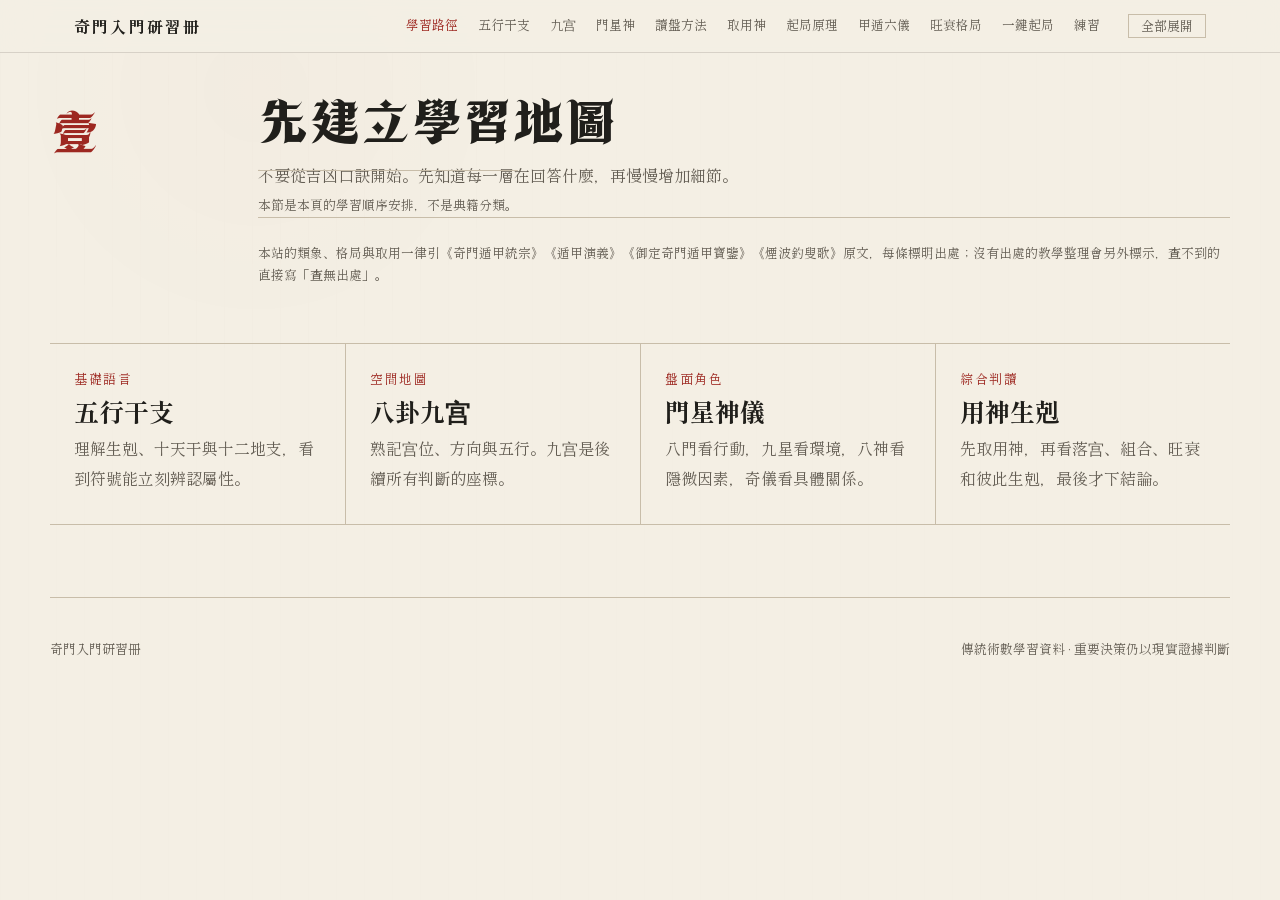
<file: index.html>
<!doctype html>
<html lang="zh-Hant">
<head>
  <meta charset="utf-8">
  <meta name="viewport" content="width=device-width, initial-scale=1">
  <meta name="description" content="時家轉盤奇門・拆補法的零基礎學習頁：五行、九宫、八門、九星、八神與讀盤步驟。">
  <title>奇門入門研習冊</title>
  <link rel="preconnect" href="https://fonts.googleapis.com">
  <link rel="preconnect" href="https://fonts.gstatic.com" crossorigin>
  <link href="https://fonts.googleapis.com/css2?family=Shippori+Mincho:wght@400;600;700&family=Kaisei+Decol:wght@400&display=swap" rel="stylesheet">
  <link rel="stylesheet" href="style.css">
</head>
<body>
  <a class="skip" href="#main">跳到主要內容</a>
  <header class="topbar">
    <nav class="nav" aria-label="主要導覽">
      <div class="brand">奇門入門研習冊</div>
      <div class="nav-links"><a href="#path" id="chapTab-path">學習路徑</a><a href="#elements" id="chapTab-elements">五行干支</a><a href="#palaces" id="chapTab-palaces">九宫</a><a href="#symbols" id="chapTab-symbols">門星神</a><a href="#method" id="chapTab-method">讀盤方法</a><a href="#yongshen" id="chapTab-yongshen">取用神</a><a href="#qiju" id="chapTab-qiju">起局原理</a><a href="#liujia" id="chapTab-liujia">甲遁六儀</a><a href="#wangshuai" id="chapTab-wangshuai">旺衰格局</a><a href="#paipan" id="chapTab-paipan">一鍵起局</a><a href="#practice" id="chapTab-practice">練習</a><button class="nav-all" id="chapAll" type="button">全部展開</button></div>
    </nav>
  </header>

  <main id="main">
    <section class="section" id="path" role="tabpanel" aria-labelledby="chapTab-path">
      <div class="section-head"><div class="section-no">壹</div><div class="section-title"><h2>先建立學習地圖</h2><p>不要從吉凶口訣開始。先知道每一層在回答什麼，再慢慢增加細節。<br><span class="note">本節是本頁的學習順序安排，不是典籍分類。</span></p><p class="note src-policy">本站的類象、格局與取用一律引《奇門遁甲統宗》《遁甲演義》《御定奇門遁甲寶鑒》《煙波釣叟歌》原文，每條標明出處；沒有出處的教學整理會另外標示，查不到的直接寫「查無出處」。</p></div></div>
      <div class="path">
        <article class="path-item card"><div class="path-tag">基礎語言</div><strong>五行干支</strong><p>理解生剋、十天干與十二地支，看到符號能立刻辨認屬性。</p></article>
        <article class="path-item card"><div class="path-tag">空間地圖</div><strong>八卦九宫</strong><p>熟記宫位、方向與五行。九宫是後續所有判斷的座標。</p></article>
        <article class="path-item card"><div class="path-tag">盤面角色</div><strong>門星神儀</strong><p>八門看行動，九星看環境，八神看隱微因素，奇儀看具體關係。</p></article>
        <article class="path-item card"><div class="path-tag">綜合判讀</div><strong>用神生剋</strong><p>先取用神，再看落宫、組合、旺衰和彼此生剋，最後才下結論。</p></article>
      </div>
    </section>

    <section class="section" id="elements" role="tabpanel" aria-labelledby="chapTab-elements">
      <div class="section-head"><div class="section-no">貳</div><div class="section-title"><h2>五行是盤的文法</h2><p>先看每一行管什麼、有哪些成員，再記住固定的生剋順序。<br><span class="note">本節是五行通則的整理，非奇門典籍專條。與奇門直接相關的旺相休囚廢見第玖節，各有出處。</span></p></div></div>
      <div class="wx-layout">
        <figure class="wuxing-map">
          <img src="assets/wuxing-relations.webp" width="1200" height="1200" loading="lazy" alt="五行歸屬圖：木火土金水五組環繞中央太極，每組列出所屬的天干、地支、九宫、九星、八門與卦象">
          <figcaption>五行歸屬一覽。每一組列出同屬該行的天干、地支、九宫、九星與八門，大字右側是該行對應的卦。八神不配五行，故不在圖中。<span class="src">宫－星－門的歸屬出《御定奇門遁甲寶鑒》卷一〈漢陰居士歌〉：「休使蓬符居坎水，任生艮土寄陰禽，衝傷震木從三起，巽藏杜輔景英離，坤寄陽禽芮死隨，柱驚七兌開心六」；《遁甲演義》卷一〈黃帝陰符經〉同。天干地支的五行歸屬爲通則。</span></figcaption>
        </figure>
        <div class="wx-text">
          <div class="cycles">
            <div class="cycle card"><h3>相生：把力量交給下一個</h3><div class="cycle-row"><span class="node">木</span><span class="arrow">→</span><span class="node">火</span><span class="arrow">→</span><span class="node">土</span><span class="arrow">→</span><span class="node">金</span><span class="arrow">→</span><span class="node">水</span><span class="arrow">→</span><span class="node">木</span></div></div>
            <div class="cycle control card"><h3>相剋：限制與控制對方</h3><div class="cycle-row"><span class="node">木剋土</span><span>·</span><span class="node">土剋水</span><span>·</span><span class="node">水剋火</span><span>·</span><span class="node">火剋金</span><span>·</span><span class="node">金剋木</span></div></div>
          </div>

          <div class="wx-block band">
            <h3>生剋要站在用神這一邊看</h3>
            <p class="lead">生不一定好、剋不一定壞，差别在於誰是「我」。</p>
            <p class="note">讀盤時先把用神的五行定爲我，其餘四種關係就自動定位。比如問錢財，生門屬<i class="e e-土">土</i>是我，<i class="e e-木">木</i>來剋<i class="e e-土">土</i>是阻力，<i class="e e-火">火</i>來生<i class="e e-土">土</i>是助力。</p>
            <table class="mini-table"><caption>以用神爲我的五種關係</caption>
              <thead><tr><th>關係</th><th>例（我＝<i class="e e-木">木</i>）</th><th>讀成什麼</th></tr></thead>
              <tbody>
                <tr><th>生我</th><td><i class="e e-水">水</i>生<i class="e e-木">木</i></td><td><b class="k">助力與靠山</b>資源送上門，事情有人推。</td></tr>
                <tr><th>我生</th><td><i class="e e-木">木</i>生<i class="e e-火">火</i></td><td><b class="k">付出與洩耗</b>自己出力成全别人，久了會虛。</td></tr>
                <tr><th>剋我</th><td><i class="e e-金">金</i>剋<i class="e e-木">木</i></td><td><b class="k">壓力與阻礙</b>來源看是哪一宫哪個門。</td></tr>
                <tr><th>我剋</th><td><i class="e e-木">木</i>剋<i class="e e-土">土</i></td><td><b class="k">掌控與可得</b>求財多從這裡看。</td></tr>
                <tr><th>同我</th><td><i class="e e-木">木</i>見<i class="e e-木">木</i></td><td><b class="k">比和</b>有同伴相助，也可能是競爭對手分食。</td></tr>
              </tbody>
            </table>
          </div>

          <div class="wx-block band">
            <h3>三種會改寫結論的旁支</h3>
            <p class="lead">生剋之外還有三種狀態，不先認出來就會把吉凶判反。</p>
            <dl class="wx-defs">
              <dt>比和</dt><dd><b class="k">兩邊同五行，不生不剋。</b>氣順、溝通容易，但誰也推不動誰；合作可，指望對方帶頭則難。</dd>
              <dt>反侮</dt><dd><b class="k">該被剋的一方太旺，反過來剋回去。</b><i class="e e-木">木</i>旺<i class="e e-金">金</i>缺時<i class="e e-金">金</i>剋不動<i class="e e-木">木</i>，反被<i class="e e-木">木</i>損。所以判生剋前要先比雙方旺衰，否則會把強者判成弱者。</dd>
              <dt>貪生忘剋</dt><dd><b class="k">中間站進來一個化解者，剋就轉成生。</b><i class="e e-金">金</i>剋<i class="e e-木">木</i>，若中間有<i class="e e-水">水</i>，<i class="e e-金">金</i>生<i class="e e-水">水</i>、<i class="e e-水">水</i>生<i class="e e-木">木</i>，壓力變成助力。看到相剋别急著斷凶，先找有沒有中間的那一行。</dd>
            </dl>
          </div>

          <div class="wx-block band">
            <h3>土爲什麼成員特别多</h3>
            <p class="lead"><i class="e e-土">土</i>不獨佔一季，而是分居四季之末。</p><p class="note">「各十八天」是曆法通說，<b>本站語料庫查無</b>；語料庫只有《遁甲演義》卷三土旺四維之說，未寫日數。</p>
            <p class="note">所以圖上<i class="e e-土">土</i>那一組明顯比别組長：地支佔了辰、戌、丑、未四個，九宫佔了坤二、中五、艮八三個。它同時是四季土，也是中央，扮演交接與承載的角色。</p>
            <p class="note">中五在九宫圖上沒有門，天禽星居之。<b>中五寄坤</b>有正文，不是本頁自訂：統宗〈奇門妙祕賦〉「中宮，寄坤宮也」、〈天禽〉「寄於坤宮」、〈以旬首取符使法〉「甲辰在中宫，寄於坤二，天禽爲符，死門爲使」。凡落中五者依坤二宫論。<span class="src">另有異本：統宗〈九星〉「一本陽遁寄坤宮陰遁寄艮宮」，本頁不採。</span></p>
          </div>
        </div>
      </div>
    </section>

    <section class="section" id="palaces" role="tabpanel" aria-labelledby="chapTab-palaces">
      <div class="section-head"><div class="section-no">參</div><div class="section-title"><h2>九宫是空間地圖</h2><p>上南下北、左東右西。點一個宫位，右側列出該宫的卦象、九星、八門類象，全部引《奇門遁甲統宗》卷二原文。</p></div></div>
      <div class="palace-wrap">
        <div class="palace-main">
        <div class="compass">
          <span class="cp cp-s" aria-hidden="true">南</span>
          <span class="cp cp-e" aria-hidden="true">東</span>
          <span class="cp cp-w" aria-hidden="true">西</span>
          <span class="cp cp-n" aria-hidden="true">北</span>
          <div class="palace-grid" aria-label="九宫固定位置（上南下北、左東右西）">
          <button class="palace" data-palace="巽四" aria-pressed="false"><small>東南 · <i class="e e-木">木</i></small><strong>巽四</strong><span>天輔 · 杜門</span></button>
          <button class="palace" data-palace="離九" aria-pressed="false"><small>南 · <i class="e e-火">火</i></small><strong>離九</strong><span>天英 · 景門</span></button>
          <button class="palace" data-palace="坤二" aria-pressed="false"><small>西南 · <i class="e e-土">土</i></small><strong>坤二</strong><span>天芮 · 死門</span></button>
          <button class="palace" data-palace="震三" aria-pressed="false"><small>東 · <i class="e e-木">木</i></small><strong>震三</strong><span>天沖 · 傷門</span></button>
          <button class="palace center" data-palace="中五" aria-pressed="true"><small>中央 · <i class="e e-土">土</i></small><strong>中五</strong><span>天禽</span></button>
          <button class="palace" data-palace="兑七" aria-pressed="false"><small>西 · <i class="e e-金">金</i></small><strong>兑七</strong><span>天柱 · 驚門</span></button>
          <button class="palace" data-palace="艮八" aria-pressed="false"><small>東北 · <i class="e e-土">土</i></small><strong>艮八</strong><span>天任 · 生門</span></button>
          <button class="palace" data-palace="坎一" aria-pressed="false"><small>北 · <i class="e e-水">水</i></small><strong>坎一</strong><span>天蓬 · 休門</span></button>
          <button class="palace" data-palace="乾六" aria-pressed="false"><small>西北 · <i class="e e-金">金</i></small><strong>乾六</strong><span>天心 · 開門</span></button>
          </div>
        </div>
        </div>
        <aside class="detail band" aria-live="polite"><div class="detail-meta" id="detailMeta">中央 · <i class="e e-土">土</i></div><h3 id="detailTitle">中五宫</h3><p class="lead" id="detailText">中央主調和與承載，本頁採中五寄坤的學習約定。</p>
        <dl class="lx" id="detailLx"><dt>宫 · 中宫無卦</dt><dd>中五無卦無門，六儀寄於坤二。統宗〈以旬首取符使法〉：「甲辰在中宫，寄於坤二，天禽爲符，死門爲使。」<span class="src">統宗卷之二〈以旬首取符使法〉</span></dd><dt>星 · 天禽</dt><dd>天禽：為工，為師巫，為法士，其音為宮，宜祭祀神祗，商賈、埋葬、移徙皆吉，秋冬大利，春夏小凶。寄於坤宮，依門債戶，其神不正吉，亦非全。豫州分野。<span class="src">統宗卷之二〈天禽〉</span></dd><dt>星 · 天禽所主</dt><dd>天禽所主：禽星宜祭祀、祈福、斷滅羣凶、入官見貴、賜爵賞功、應舉、謀望、嫁娶、移徙、商賈、營建。凡將兵征伐，亥子寅卯月日加三四宮利為主，辰戌丑未月日加一宮利為客。廉貞星也。<span class="src">統宗卷之二〈天禽所主〉</span></dd><dt>門 · 中宫不配門</dt><dd>中五不配八門，寄坤二則依死門論。<span class="src">統宗卷之二〈以旬首取符使法〉</span></dd></dl>
        <div class="memory-line" id="detailMemory" data-note="本頁助記">記憶：五居中央，土承萬物。</div></aside>
      </div>
      <div class="trio">
        <div class="band">
          <div class="tc">
<h3>宫是定的，盤是動的</h3>
          <p class="lead">格子上寫的「巽四・天輔・杜門」是原始配置，不是排出來的結果。</p>
          <dl class="tiers">
            <dt>定</dt>
            <dd><b>地盤</b>　<b class="k">永遠不變。</b><br>九宫的位置、方位、五行，以及本來配哪顆星哪道門，背一次就一勞永逸。</dd>
            <dt>動</dt>
            <dd><b>天盤</b>　九星隨值符轉<br><b>人盤</b>　八門隨值使轉<br><b>神盤</b>　八神隨值符排</dd>
          </dl>
            </div>
            <p class="note">所以第十節排出盤時，巽四宫很可能不是杜門了——變的是盤，不是宫。讀盤要兩層一起看：宫提供場地與五行，盤上的星門神提供當下的人與事。門落在生我的宫就得力，門去剋宫就是迫。</p>
        </div>
        <div class="band">
          <div class="tc">
            <h3>數字是洛書排出來的</h3>
          <p class="lead">九宫的數字不是隨意編號，而是洛書的定位。</p>
          <blockquote class="chant">戴九履一，左三右七<br>二四爲肩，六八爲足<br>五居中央</blockquote>
            </div>
            <p class="note">對照上南下北：九在上（離）、一在下（坎）、三在左（震）、七在右（兑）。<span class="src">此作統宗〈奇門妙祕賦〉；寶鑒〈奇門源流〉引唐會要作「二四爲上、六八爲下」，字異義同。</span></p>
        </div>
        <div class="band">
          <div class="tc">
            <h3>三數相加恒爲十五</h3>
          <p class="lead">橫、豎、斜任取三格，相加都是十五。</p>
          <table class="mini-table">
            <thead><tr><th>方向</th><th>組合</th></tr></thead>
            <tbody>
              <tr><th>橫</th><td>4+9+2　3+5+7　8+1+6</td></tr>
              <tr><th>豎</th><td>4+3+8　9+5+1　2+7+6</td></tr>
              <tr><th>斜</th><td>4+5+6　2+5+8</td></tr>
            </tbody>
          </table>
            </div>
            <p class="note">記住 1→2→3→…→9 這條數序：起局時三奇六儀照它飛布，陽遁順、陰遁逆；值使落宫也是數這條序，不是照格子的相鄰位置繞。</p>
        </div>
      </div>
    </section>

    <section class="section" id="symbols" role="tabpanel" aria-labelledby="chapTab-symbols">
      <div class="section-head"><div class="section-no">肆</div><div class="section-title"><h2>門、星、神各管一層</h2><p>先記核心方向，不要一次背完整萬物類象。八門圖與下表的文字全出《奇門遁甲統宗》卷二；九星、八神圖從左到右依固定順序排列。</p></div></div>
      <div class="symbol-tabs" role="tablist" aria-label="符號分類"><button class="tab" role="tab" aria-selected="true" aria-controls="gatesPanel" id="gatesTab">八門</button><button class="tab" role="tab" aria-selected="false" aria-controls="starsPanel" id="starsTab">九星</button><button class="tab" role="tab" aria-selected="false" aria-controls="spiritsPanel" id="spiritsTab">八神</button></div>
      <div class="panel" id="gatesPanel" role="tabpanel" aria-labelledby="gatesTab">
        <figure class="gates-art"><img src="assets/eight-gates-mnemonic.webp" width="1600" height="980" loading="lazy" alt="八門類象圖：八格工筆場景，每格附門名與《奇門遁甲統宗》卷二各門所主條的宜忌摘錄"><figcaption class="note">文出《奇門遁甲統宗》卷之二〈休門所主〉〈生門所主〉〈傷門所主〉〈杜門所主〉〈景門所主〉〈死門所主〉〈驚門所主〉〈開門所主〉八條</figcaption></figure>
      <table class="mini-table"><caption>八門所主（《奇門遁甲統宗》卷之二，各門分立一條）</caption>
        <thead><tr><th>門</th><th>所主（原文）</th></tr></thead>
        <tbody>
            <tr><th>休門</th><td>休門宜面君謁貴、上官到任、嫁娶、移徙、商賈、營建，諸事皆吉，不宜行刑斷獄。</td></tr>
            <tr><th>生門</th><td>生門宜徵討、謀望、入官見貴、嫁娶、移徙，諸事皆吉，不宜埋葬治喪。</td></tr>
            <tr><th>傷門</th><td>傷門宜漁獵、討捕索債、博戲、收斂貨財，餘俱不宜。</td></tr>
            <tr><th>杜門</th><td>杜門宜捕盜、剪凶、決隱、獄形、填塞溝壑，餘俱不宜。</td></tr>
            <tr><th>景門</th><td>景門宜上書獻策、招賢謁貴、拜職遣使、行誅、突陣、破齒等事，餘俱不宜。</td></tr>
            <tr><th>死門</th><td>死門宜決斷、刑獄、弔喪、埋葬等事。</td></tr>
            <tr><th>驚門</th><td>驚門宜掩捕盜賊、恐惑亂眾等事。</td></tr>
            <tr><th>開門</th><td>開門宜徵討、謀望、入官見貴、應舉、遠行、嫁娶、移徙、商賈、營建，不宜治政，有私人窺伺。</td></tr>
        </tbody>
      </table>
      <p class="note">右八門最怕迫制，吉門有氣益吉，無氣減吉；凶門有氣益凶，無氣減凶。<br>圖上每格因寬度所限只摘前列數項並加刪節號，完整原文以本表爲準。</p>
      </div>
      <div class="panel" id="starsPanel" role="tabpanel" aria-labelledby="starsTab" hidden>
        <div class="stars-layout">
          <figure class="stars-map"><img src="assets/nine-stars-mnemonic.webp" width="2400" height="2332" loading="lazy" alt="九星意象圖：3×3 九宮排列，上南下北。上排天輔巽四、天英離九、天芮坤二；中排天衝震三、天禽中五、天柱兌七；下排天任艮八、天蓬坎一、天心乾六。每格畫該星類神所指之事，格下附星名、宮位與《奇門遁甲統宗》卷之二該星條原文"></figure>
          <div class="stars-text">
            <p class="note">九格位置依《奇門遁甲統宗》卷之一〈陰陽二遁順逆起例〉附「九星值符圖」，上南下北、左東右西。格下文字出同書卷之二〈天蓬〉〈天芮〉…〈天英〉九條；天輔下半句「宜修道設教」出〈天輔所主〉。天任條原文作「爲上始富室」，「上始」疑有訛字，照錄不臆補。</p>
          </div>
        </div>
      </div>
      <div class="panel" id="spiritsPanel" role="tabpanel" aria-labelledby="spiritsTab" hidden>
        <figure class="gates-art"><img src="assets/eight-spirits-mnemonic.webp" width="1600" height="980" loading="lazy" alt="八神意象圖：4欄2列八格，依序爲值符、螣蛇、太陰、六合、白虎、玄武、九地、九天，每格畫該神所主之事，並附《奇門遁甲統宗》卷二各神條的神格與所主"><figcaption class="note">文出《奇門遁甲統宗》卷之二〈值符〉〈騰蛇〉〈太陰〉〈六合〉〈勾陳（下有白虎）〉〈朱雀（下有玄武）〉〈九地〉〈九天〉八條。畫面畫的是各神在盤上所主之事，不是名字的字面。統宗卷之二把白虎、玄武附在勾陳、朱雀條下，原文主詞是勾陳與朱雀：〈勾陳（下有白虎）〉「稟西方之金，爲剛勇之神，主兵戈戰鬥」；〈朱雀（下有玄武）〉「稟北方之水，爲刑戮□讒之神」，其事爲「口舌、啼哭、夢想、離別、驚恐、遺失、逃人」。〈九地〉則是「坤上之象，萬物之母，爲陰晦之神」，其事爲「牢獄、闇昧、哭泣、死喪」。□ 爲原頁遮字，照錄不臆補。</figcaption></figure>
      </div>
    </section>

    <section class="section" id="method" role="tabpanel" aria-labelledby="chapTab-method">
      <div class="section-head"><div class="section-no">伍</div><div class="section-title"><h2>固定五步讀一盤</h2><p>每次都照同一順序，避免看到單一凶象就急著下結論。</p></div></div>
      <div class="method"><article class="method-step card"><h3>先問清楚</h3><p>一盤只處理一個具體問題，時間與情境要清楚。</p></article><article class="method-step card"><h3>選取用神</h3><p>日干代表自己；工作看開門，財利看生門，合作看六合。</p></article><article class="method-step card"><h3>找到落宫</h3><p>先看用神在哪一宫、宫的五行與是否空亡。</p></article><article class="method-step card"><h3>讀同宫組合</h3><p>把門、星、神、天地盤干一起看，不拆成孤立吉凶。</p></article><article class="method-step card"><h3>比較生剋</h3><p>比較用神宫和日干宫，最後才形成可驗證的判斷。</p></article></div>
    </section>

    <section class="section" id="yongshen" role="tabpanel" aria-labelledby="chapTab-yongshen">
      <div class="section-head"><div class="section-no">陸</div><div class="section-title"><h2>先取用神</h2><p>用神取錯，後面每一步都會錯得很順。這一節先把「代表這件事的是誰」定下來。</p></div></div>
      <div class="ys-lead">
        <div>
          <p><b>用神，就是盤上代表你所問那件事的那個符號。</b>一張盤有九宫、八門、九星、八神、天地盤干，符號多到可以講出任何答案；用神的作用是先指定「這次只看它」，讓判斷有唯一的焦點。</p>
          <p>問工作就看開門，問錢就看生門——用神一旦定了，其餘八宫都只是背景。另外有兩個固定角色：<b>日干代表求測者本人</b>，若填了出生年，<b>年命宫</b>也代表本人，可與日干宫互參。</p>
          <p>一盤只處理一個問題、只取一個主用神。同時想問工作又想問感情，請分兩盤起。</p>
        </div>
        <div class="ys-warn"><b>爲什麼它排在最前面</b>用神是唯一一個「選錯了不會報錯」的步驟。旺衰、格局、生剋都算得出漂亮結果，只是算的是别件事。所以取用神不是第二步，是全部判斷的地基。</div>
      </div>
      <div class="ys-tablewrap">
        <table class="ys-table">
          <thead><tr><th>所問之事</th><th>主用神</th><th>輔看<sup>＊</sup></th><th>取用的理由</th><th>出處</th></tr></thead>
          <tbody>
            <tr><th>綜合・不指定</th><td class="ys-main">值符</td><td class="ys-sub">日干宫</td><td class="ys-note">無特定事項時，以全盤主導力量通觀。</td><td class="ys-note">演義〈天乙直符吉凶神說〉「直符天乙之神事急，宜從此方而出」</td></tr>
            <tr><th>求財</th><td class="ys-main">生門</td><td class="ys-sub">戊</td><td class="ys-note">生門主財源與生意。</td><td class="ys-note">統宗〈論八門執事歌〉「欲求財利往生方」</td></tr>
            <tr><th>事業・工作</th><td class="ys-main">開門</td><td class="ys-sub">值符</td><td class="ys-note">開門主開創與職務，值符爲主導與上位者。</td><td class="ys-note">統宗〈開門所主〉「開門宜徵討、謀望、入官見貴、應舉」</td></tr>
            <tr><th>見貴・謁上</th><td class="ys-main">休門</td><td class="ys-sub">值符</td><td class="ys-note">休門主面君謁貴、上官到任。</td><td class="ys-note">統宗〈論八門執事歌〉「休門見貴最爲良」</td></tr>
            <tr><th>考試・文書</th><td class="ys-main">景門</td><td class="ys-sub">天輔、丁</td><td class="ys-note">景門主上書獻策、拜職遣使。</td><td class="ys-note">統宗〈景門所主〉「景門宜上書獻策、招賢謁貴」</td></tr>
            <tr><th>婚姻・感情</th><td class="ys-main">六合</td><td class="ys-sub">男看乙爲己庚爲她，女反之</td><td class="ys-note">六合旺相主婚姻和合。</td><td class="ys-note">統宗〈六合〉「旺相則爲爵祿、榮慶、婚姻、和合、胎產」</td></tr>
            <tr><th>訴訟・追討</th><td class="ys-main">傷門</td><td class="ys-sub">驚門爲對方</td><td class="ys-note">傷門主索債討捕，驚門主掩捕盜賊。</td><td class="ys-note">統宗〈傷門所主〉「傷門宜漁獵、討捕索債」、〈驚門所主〉「驚門宜掩捕盜賊」</td></tr>
            <tr><th>葬事・田土</th><td class="ys-main">死門</td><td class="ys-sub">坤二宫</td><td class="ys-note">死門主刑獄、弔喪、埋葬。</td><td class="ys-note">統宗〈死門所主〉「死門宜決斷、刑獄、弔喪、埋葬等事」</td></tr>
            <tr><th>藏匿・避難</th><td class="ys-main">杜門</td><td class="ys-sub">太陰、六合</td><td class="ys-note">杜門主填塞隱匿，太陰可藏兵、六合可逃亡。</td><td class="ys-note">統宗〈論八門執事歌〉「杜門無事好逃藏」；演義「太陰之下可以伏兵，六合之下可以逃亡」</td></tr>
            <tr><th>出行</th><td class="ys-main">值使門</td><td class="ys-sub">所去方位之宫</td><td class="ys-note">值使主事情走向，再看要去的那個方位宫吉凶。</td><td class="ys-note">煙波釣叟歌「值使順逆遁宫去」</td></tr>
            <tr><th>疾病</th><td class="ys-main">天芮</td><td class="ys-sub">天心爲醫</td><td class="ys-note">天心「爲高道、爲名醫」有據；<b>天芮爲病星則是後世通說，本語料庫的三本典籍查無此條</b>。</td><td class="ys-note">天心：統宗〈天心〉；天芮爲病：<b>查無出處</b></td></tr>
          </tbody>
        </table>
        <p class="note"><b>＊「輔看」整欄查無出處。</b>主用神那一欄的引文逐句都在典籍裡（見出處欄），但「求財輔看戊」「婚姻男看乙爲己庚爲她」「訴訟以驚門爲對方」「葬事輔看坤二宫」「出行以值使門爲主用神」這幾條對應關係，本站四本典籍皆查無，是後世取用習慣。<br>本表是「所問之事 → 取哪個符號」的對照，取用理由一律回到典籍原文；查不到出處的已在表上標明。
        原表另有「尋人尋物取六合」「官司取開門爲我、驚門爲他」兩列，三本典籍查無此說，已移除。</p>
      </div>
      <div class="ys-after">
        <article class="ys-item card"><h3>看落宫旺衰</h3><p>用神五行對照月令：我生爲旺、我同爲相、我剋爲休、剋我爲囚、生我爲廢。旺相才有力量成事。</p></article>
        <article class="ys-item card"><h3>看空不空</h3><p>用神落旬空宫，事情有形無實、名實不符，多半難成，要等出空再論。</p></article>
        <article class="ys-item card"><h3>看同宫組合</h3><p>把該宫的門、星、神與天地盤干一起讀，吉多吉少先有個底，不拆成孤立吉凶。</p></article>
        <article class="ys-item card"><h3>比對日干宫</h3><p>用神宫生日干宫，事來就我；日干宫生用神宫，我得出力；相剋則看誰剋誰，決定主動權在哪一方。</p></article>
      </div>
      <p class="note">下一節的排盤器用的就是這張表：你在「所問之事」選什麼，斷局第一步就取哪個用神，兩邊是同一份資料。</p>
    </section>

    <section class="section" id="qiju" role="tabpanel" aria-labelledby="chapTab-qiju">
      <div class="section-head"><div class="section-no">柒</div><div class="section-title"><h2>起局是怎麼來的</h2><p>「陰遁六局」不是抽出來的。四個步驟走完，同一個時辰只會得到同一張盤。</p></div></div>
      <div class="method four">
        <article class="method-step card"><h3>定陰陽遁</h3><p>冬至到芒種用陽遁，順數；夏至到大雪用陰遁，逆數。分界看節氣，不看月份。</p></article>
        <article class="method-step card"><h3>定三元</h3><p>甲、己日爲符頭，每五日一元，依上、中、下循環。從最近的符頭往回數五天內即屬該元。</p></article>
        <article class="method-step card"><h3>查局數</h3><p>拿節氣與三元去查十八局表，得到一個 1–9 的數字，這就是「幾局」。</p></article>
        <article class="method-step card"><h3>布地盤</h3><p>從該數字的宫位起戊，六儀三奇依序排：陽遁順飛、陰遁逆飛。地盤成形，一局即定。</p></article>
      </div>

      <div class="jq-tables">
        <table class="mini-table"><caption>陽遁・冬至至芒種</caption>
          <thead><tr><th>節氣</th><th>上元</th><th>中元</th><th>下元</th></tr></thead>
          <tbody>
            <tr><th>冬至</th><td>1</td><td>7</td><td>4</td></tr><tr><th>小寒</th><td>2</td><td>8</td><td>5</td></tr>
            <tr><th>大寒</th><td>3</td><td>9</td><td>6</td></tr><tr><th>立春</th><td>8</td><td>5</td><td>2</td></tr>
            <tr><th>雨水</th><td>9</td><td>6</td><td>3</td></tr><tr><th>驚蟄</th><td>1</td><td>7</td><td>4</td></tr>
            <tr><th>春分</th><td>3</td><td>9</td><td>6</td></tr><tr><th>清明</th><td>4</td><td>1</td><td>7</td></tr>
            <tr><th>穀雨</th><td>5</td><td>2</td><td>8</td></tr><tr><th>立夏</th><td>4</td><td>1</td><td>7</td></tr>
            <tr><th>小滿</th><td>5</td><td>2</td><td>8</td></tr><tr><th>芒種</th><td>6</td><td>3</td><td>9</td></tr>
          </tbody>
        </table>
        <table class="mini-table"><caption>陰遁・夏至至大雪</caption>
          <thead><tr><th>節氣</th><th>上元</th><th>中元</th><th>下元</th></tr></thead>
          <tbody>
            <tr><th>夏至</th><td>9</td><td>3</td><td>6</td></tr><tr><th>小暑</th><td>8</td><td>2</td><td>5</td></tr>
            <tr><th>大暑</th><td>7</td><td>1</td><td>4</td></tr><tr><th>立秋</th><td>2</td><td>5</td><td>8</td></tr>
            <tr><th>處暑</th><td>1</td><td>4</td><td>7</td></tr><tr><th>白露</th><td>9</td><td>3</td><td>6</td></tr>
            <tr><th>秋分</th><td>7</td><td>1</td><td>4</td></tr><tr><th>寒露</th><td>6</td><td>9</td><td>3</td></tr>
            <tr><th>霜降</th><td>5</td><td>8</td><td>2</td></tr><tr><th>立冬</th><td>6</td><td>9</td><td>3</td></tr>
            <tr><th>小雪</th><td>5</td><td>8</td><td>2</td></tr><tr><th>大雪</th><td>4</td><td>7</td><td>1</td></tr>
          </tbody>
        </table>
      </div>

      <div class="solo band">
        <h3>三元符頭：甲己日起算，五日一元</h3>
        <p class="lead">同一個節氣裡分上、中、下三元，局數就從這裡分出來。</p>
        <p>六十甲子裡的甲日與己日共十二天，就是符頭。從甲子開始，上、中、下三元依序輪轉，每個符頭管五天。</p>
        <div class="yuan-row">
          <div class="yuan-cell"><b>上元</b><span>甲子・己卯・甲午・己酉</span><small>六十甲子序 0・15・30・45</small></div>
          <div class="yuan-cell"><b>中元</b><span>己巳・甲申・己亥・甲寅</span><small>六十甲子序 5・20・35・50</small></div>
          <div class="yuan-cell"><b>下元</b><span>甲戌・己丑・甲辰・己未</span><small>六十甲子序 10・25・40・55</small></div>
        </div>
        <p class="note">許多流傳的表把己丑己未列中元、己巳己亥列下元，那會讓三元循環斷掉。照上、中、下依序輪轉去記，就不會錯。</p>
      </div>

      <div class="solo band">
        <h3>布地盤：六儀三奇的順逆</h3>
        <p class="lead">九個符號照固定順序填進九宫，地盤一排好，整局就定了。</p>
        <div class="dp-panel">
          <div>
            <p>排列順序固定是<b>戊、己、庚、辛、壬、癸、丁、丙、乙</b>——前六個是六儀（甲遁其中），後三個是三奇。</p>
            <p>從局數指定的那一宫起戊，陽遁按洛書順飛（一→二→三…→九→一），陰遁逆飛（九→八→七…→一→九），九個符號填滿九宫，地盤就定了。地盤一旦排好整局不動，天盤、人盤、神盤都疊在它上面轉。</p>
            <div class="dp-form">
              <div class="pp-field"><label for="dpYinyang">陰陽遁</label><select id="dpYinyang"><option>陽遁</option><option selected>陰遁</option></select></div>
              <div class="pp-field"><label for="dpJu">局數</label><select id="dpJu"><option>1</option><option>2</option><option>3</option><option>4</option><option>5</option><option selected>6</option><option>7</option><option>8</option><option>9</option></select></div>
            </div>
          </div>
          <div>
            <div class="dp-grid" id="dpGrid" aria-label="地盤九宫"></div>
            <p class="dp-caption" id="dpCaption"></p>
          </div>
        </div>
      </div>
    </section>

    <section class="section" id="liujia" role="tabpanel" aria-labelledby="chapTab-liujia">
      <div class="section-head"><div class="section-no">捌</div><div class="section-title"><h2>甲不現，值符值使</h2><p>盤上找不到甲，卻處處是甲。這一節解釋「甲申旬・遁庚」和盤面那兩個紅標籤。</p></div></div>
      <div class="lead-2">
        <div>
          <p><b>十天干排進盤裡，只有九個位置，甲被藏起來了。</b>甲爲尊、爲元帥，不直接臨陣，而是躲在六儀之中，由六儀代它出面——這就是「遁甲」兩個字的由來。</p>
          <p>六十甲子分成六旬，每旬的第一個時辰叫旬首，都是甲開頭。旬首是哪個甲，甲就遁在對應的那個儀裡。盤面寫「甲申旬・遁庚」，意思是這個時辰屬甲申旬，要找甲，就去看庚在哪一宫。</p>
          <p>同一張表還決定<b>旬空</b>：一旬十個時辰配十二地支，配不到的兩個就是空亡，對應的宫位在盤上打斜線。</p>
        </div>
        <div class="callout"><b>爲什麼要懂這個</b>斷局時若用神是甲（例如日干爲甲），盤上根本找不到它，必須改看該旬的隱儀落宫。不知道這條規則，會以爲盤排錯了。</div>
      </div>
      <table class="mini-table" style="margin-top:8px"><caption>六甲隱儀表</caption>
        <thead><tr><th>旬首</th><th>甲遁於</th><th>旬內時辰</th><th>旬空</th><th>空亡宫位</th></tr></thead>
        <tbody>
          <tr><th>甲子</th><td>戊</td><td>甲子至癸酉</td><td>戌、亥</td><td>乾六</td></tr>
          <tr><th>甲戌</th><td>己</td><td>甲戌至癸未</td><td>申、酉</td><td>坤二、兑七</td></tr>
          <tr><th>甲申</th><td>庚</td><td>甲申至癸巳</td><td>午、未</td><td>離九、坤二</td></tr>
          <tr><th>甲午</th><td>辛</td><td>甲午至癸卯</td><td>辰、巳</td><td>巽四</td></tr>
          <tr><th>甲辰</th><td>壬</td><td>甲辰至癸丑</td><td>寅、卯</td><td>艮八、震三</td></tr>
          <tr><th>甲寅</th><td>癸</td><td>甲寅至癸亥</td><td>子、丑</td><td>坎一、艮八</td></tr>
        </tbody>
      </table>

      <div class="duo">
        <div class="band">
          <h3>值符：這一局的主角星</h3>
          <p class="lead">值符是全局的主導力量，天盤怎麼轉由它決定。</p>
          <p>旬首的隱儀落在地盤哪一宫，那一宫的原始九星就是值符。值符代表全局的主導力量、權威與貴人。</p>
          <p>排天盤時，值符星會從原宫轉到「時干所在的那一宫」，其餘八星整圈跟著轉——這就是轉盤奇門的轉法。盤面上標「值符」的那格，就是它轉到的位置。</p>
        </div>
        <div class="band">
          <h3>值使：這件事的走向門</h3>
          <p class="lead">值使是事情的走向，人盤怎麼轉由它決定。</p>
          <p>值符原宫的那個八門就是值使。值使代表事情的發展趨勢與行動路徑。</p>
          <p>它從原宫起算，依旬首到當前時辰的時辰數移動，陽遁順行、陰遁逆行，八門整圈跟著轉。問出行、問事情走到哪一步，先看值使。</p>
        </div>
      </div>
      <div class="solo band">
        <h3>四層盤，疊在同一個九宫上</h3>
        <p class="lead">同一格裡有四個符號，分别來自四層盤，各回答不同的問題。</p>
        <div class="path">
          <article class="path-item card"><div class="path-tag">第一層・不動</div><strong>地盤</strong><p>六儀三奇依局數排定，整局不動，是所有判斷的底。</p></article>
          <article class="path-item card"><div class="path-tag">第二層・隨時干</div><strong>天盤</strong><p>九星與天盤干，隨值符轉到時干宫，看環境與外在條件。</p></article>
          <article class="path-item card"><div class="path-tag">第三層・隨時辰</div><strong>人盤</strong><p>八門，隨值使依時辰數移動，看行動與做法。</p></article>
          <article class="path-item card"><div class="path-tag">第四層・隨值符</div><strong>神盤</strong><p>八神，自值符落宫起排，陽順陰逆，看隱微與人心。</p></article>
        </div>
      </div>
    </section>

    <section class="section" id="wangshuai" role="tabpanel" aria-labelledby="chapTab-wangshuai">
      <div class="section-head"><div class="section-no">玖</div><div class="section-title"><h2>旺衰與格局</h2><p>同一個開門，在春天和在秋天不是一回事。這一節講力量大小，和幾種必須先認出來的狀態。</p></div></div>
      <div class="subtabs" role="tablist" aria-label="旺衰與格局"><button class="tab" role="tab" aria-selected="true" aria-controls="wsPanel1" id="wsTab1">旺相休囚廢</button><button class="tab" role="tab" aria-selected="false" aria-controls="wsPanel2" id="wsTab2">五種狀態</button><button class="tab" role="tab" aria-selected="false" aria-controls="wsPanel3" id="wsTab3">吉凶格局</button></div>
      <div class="panel" id="wsPanel1" role="tabpanel" aria-labelledby="wsTab1"><div class="lead-2">
        <div>
          <p><b>旺相休囚廢，是拿用神的五行去比當月的五行。</b>「我生之月爲旺」——星門把氣吐給月令，正當用事之時，力量最足；其餘依生剋關係遞減。同一個吉門，旺相才推得動事情；囚廢就只是名義上的吉。</p>
          <p>月令看月支：寅卯屬木（春）、巳午屬火（夏）、申酉屬金（秋）、亥子屬水（冬）、辰未戌丑屬土（四季月）。</p>
        </div>
        <div class="callout"><b>先判狀態，再談吉凶</b>空亡、入墓、伏吟、反吟、門迫這五種狀態會直接改寫結論。吉格逢空亡等於沒有，凶格入墓反而暫時困住。所以順序是：先看狀態，再讀格局。</div>
      </div>
      <table class="mini-table" style="margin-top:10px"><caption>旺相休囚廢</caption>
        <thead><tr><th>狀態</th><th>與月令的關係</th><th>力量</th><th>斷法</th></tr></thead>
        <tbody>
          <tr><th>旺</th><td>我生之月</td><td>最強</td><td>當令得時，可放手去做。</td></tr>
          <tr><th>相</th><td>我同之月</td><td>次強</td><td>得力有助，順勢推進。</td></tr>
          <tr><th>休</th><td>我剋之月</td><td>平</td><td>付出多、收成慢，宜守成。</td></tr>
          <tr><th>囚</th><td>剋我之月</td><td>弱</td><td>力有未逮，勉強行事易受挫。</td></tr>
          <tr><th>廢</th><td>生我之月</td><td>最弱</td><td>無力成事，另擇時或改用他法。</td></tr>
        </tbody>
      </table>
      <p class="note">依《御定奇門遁甲寶鑒》卷一〈釋氣應〉：「皆以我生之月爲旺，我同之月爲相，我克之月爲休，克我之月爲囚，生我之月爲廢。」原書舉例：水星旺於寅卯月、相於亥子月、休於四五月、囚於辰戌丑未月、廢於申酉月。<b>語料庫內部就有異說</b>：《遁甲演義》卷三〈五行旺相休囚〉與同卷〈九星所屬〉引《三元經》作「九星各旺於同類月，相於我生月，休於生我月，囚於官鬼月，死於妻財月」——同我爲旺、我生爲相，第五位叫「死」不叫「廢」。《統宗》卷之一〈九星旺相〉又是半合。所以這不是坊間說法對上典籍，是典籍之間本來就不一致。本頁採御定本，排盤器的分數也建立在這一套上。</p>

      </div>
      <div class="panel" id="wsPanel2" role="tabpanel" aria-labelledby="wsTab2" hidden><div class="state-grid">
        <div class="state-cell card"><em>落空</em><b>空亡</b><p>用神落旬空宫。有形無實、名實不符，多半難成，待出空再論。凶事逢空反而減力。<span class="src"><b>查無出處</b>。本站四本典籍只有孤虛之說（寶鑒〈釋戰關背向〉「甲子旬：戌亥孤、辰巳虛」、統宗〈孤虛〉），旬空地支與之相同，但「有形無實」這套斷法與「旬空落某宫」的對照，語料庫皆查無。此為後世通說。</span></p></div>
        <div class="state-cell card"><em>被困</em><b>三奇入墓</b><p>乙奇臨坤二、丙丁奇臨乾六。二宫藏未、木墓於未，六宫藏戌、火墓於戌。墓則氣絕，動即有凶。<span class="src">寶鑒〈釋奇墓奇制與日時幹墓同兇〉。<b>異文</b>：統宗〈奇門四十格〉作「乙奇坤宮　丙奇乾宮　丁奇<b>艮宮</b>」，丁奇落八宫不落六宫。本頁從寶鑒。</span></p></div>
        <div class="state-cell card"><em>不動</em><b>伏吟</b><p>星、門回到本位。事情原地打轉，宜靜不宜動。<span class="src">寶鑒〈釋反吟伏吟〉「凡星門各加臨於本位，即為伏吟」；統宗〈奇門四十格〉「伏吟　本星加本宮」。排盤器另把「天地盤同干」也算伏吟，<b>那一半查無出處</b>，典籍只講星門。</span></p></div>
        <div class="state-cell card"><em>反覆</em><b>反吟</b><p>星或門來自對沖宫（坎離、震兑、巽乾、坤艮）。事情來回變動，決定了又推翻。</p></div>
        <div class="state-cell card"><em>受壓</em><b>迫</b><p>門剋宫。吉門被迫則吉事不成，凶門被迫則凶災愈甚。反過來宫剋門不算迫。<span class="src">寶鑒〈釋迫〉「迫者；門制其宮也」；煙波釣叟歌「宮制其門不爲迫，門制其宮是迫雄」</span></p></div>
      </div>

      </div>
      <div class="panel" id="wsPanel3" role="tabpanel" aria-labelledby="wsTab3" hidden><div class="ge-cols">
        <table class="mini-table ge-good"><caption>吉格</caption>
          <thead><tr><th>格局</th><th>組合</th><th>含義</th><th>出處</th></tr></thead>
          <tbody>
            <tr><th>青龍返首</th><td>甲加丙</td><td>利見大人，百事皆吉</td><td>陰符經</td></tr>
            <tr><th>飛鳥跌穴</th><td>丙加甲</td><td>顯灼易成</td><td>陰符經「丙加甲兮鳥跌穴」；統宗〈奇門祕訣總賦〉「跌穴則顯灼易成」</td></tr>
            <tr><th>天遁</th><td>生門・丙・戊</td><td>宜用兵</td><td>陰符經「生丙合戊爲天遁」；統宗〈奇門祕訣總賦〉「生丙臨戊天遁用兵」。統宗四十格另有一式「生門與丙奇臨，<b>又開門與六丙合</b>」</td></tr>
            <tr><th>地遁</th><td>開門・乙・己</td><td>宜安墳</td><td>陰符經「地遁乙合開加己」；統宗〈奇門祕訣總賦〉「開乙臨己地遁安墳」</td></tr>
            <tr><th>人遁</th><td>休門・丁・太陰</td><td>宜安營</td><td>陰符經「休承丁合太陰人」；統宗〈奇門祕訣總賦〉「休丁遇太陰人遁安營」</td></tr>
            <tr><th>吉門合三奇</th><td>開休生臨乙丙丁</td><td>利爲百事。<b>這還不是「得使」</b></td><td>寶鑒〈釋三奇得使〉</td></tr>
            <tr><th>三奇得使</th><td>上式，且值使本身是吉門</td><td>謀爲尤利</td><td>寶鑒同篇「更得吉門作直使爲得使」；統宗四十格另作「乙奇加甲午甲戌／丙奇加甲子甲申／丁奇加甲寅甲辰」，與此不同</td></tr>
            <tr><th>陰陽化氣</th><td>丁加甲</td><td>二吉之一，不合奇門亦吉</td><td>寶鑒〈釋二吉四凶〉</td></tr>
            <tr><th>龍鳳呈祥</th><td>丁加乙</td><td>二吉之一，謀爲俱吉</td><td>寶鑒〈釋二吉四凶〉</td></tr>
          </tbody>
        </table>
        <table class="mini-table ge-bad"><caption>凶格</caption>
          <thead><tr><th>格局</th><th>組合</th><th>含義</th><th>出處</th></tr></thead>
          <tbody>
            <tr><th>大格</th><td>庚加癸</td><td>路途阻絕，忌遠行簽約</td><td>陰符經／統宗</td></tr>
            <tr><th>小格</th><td>庚加壬</td><td>往返皆滯，拖而不決</td><td>陰符經／統宗</td></tr>
            <tr><th>刑格（上格）</th><td>庚加己</td><td>道路刑傷，百事不宜</td><td>陰符經／統宗</td></tr>
            <tr><th>伏干格</th><td>庚加日干</td><td>事壓己身</td><td>陰符經／統宗</td></tr>
            <tr><th>飛干格</th><td>日干加庚</td><td>自投於阻</td><td>陰符經／統宗</td></tr>
            <tr><th>伏宫格</th><td>庚臨值符</td><td>主事者受困</td><td>陰符經／統宗</td></tr>
            <tr><th>飛宫格</th><td>值符加庚</td><td>上下失序</td><td>陰符經／統宗</td></tr>
            <tr><th>太白入熒</th><td>庚加丙</td><td>賊欲來，外患突至</td><td>陰符經／統宗</td></tr>
            <tr><th>火入金鄉</th><td>丙加庚</td><td>賊將去，耗財傷身</td><td>陰符經／統宗</td></tr>
            <tr><th>青龍逃走</th><td>乙加辛</td><td>下屬拐帶、財物走失</td><td>陰符經／統宗</td></tr>
            <tr><th>白虎猖狂</th><td>辛加乙</td><td>遠行有險，家宅不寧</td><td>陰符經／統宗</td></tr>
            <tr><th>朱雀投江</th><td>丁加癸</td><td>音訊不通，文書沉沒</td><td>陰符經／統宗</td></tr>
            <tr><th>螣蛇妖矯</th><td>癸加丁</td><td>纏繞驚疑</td><td>統宗四十格「蛇妖矯」；陰符經作「癸加丁兮蛇躍蹺」</td></tr>
            <tr><th>朱雀入獄</th><td>丁加辛</td><td>官人刑囚，契約不利</td><td>寶鑒混合百神</td></tr>
            <tr><th>天網四張</th><td>癸臨時干</td><td>無路可走，宜靜守</td><td>陰符經／統宗</td></tr>
            <tr><th>地羅遮蔽</th><td>壬臨時干</td><td>前路遮擋</td><td>統宗四十格</td></tr>
            <tr><th>二龍戰野</th><td>甲加乙</td><td>同類相爭，百事不利</td><td>寶鑒〈釋二吉四凶〉</td></tr>
            <tr><th>二虎爭雄</th><td>庚加辛</td><td>兩強相持</td><td>寶鑒〈釋二吉四凶〉</td></tr>
            <tr><th>青龍困頓</th><td>甲加戊</td><td>動彈不得</td><td>寶鑒〈釋二吉四凶〉</td></tr>
            <tr><th>白虎迍邅</th><td>庚加壬</td><td>行止皆滯（與小格同組合，兩說並存）</td><td>寶鑒〈釋二吉四凶〉</td></tr>
          </tbody>
        </table>
      </div>
      <p class="note">這兩張表就是排盤器「三・干支格局」那一步查的資料；表上有的，斷局會認出來並寫進評語，並附出處。<br>「甲」不會出現在盤上，它遁在旬首之儀下——甲子旬見戊、甲戌旬見己，餘類推，所以「甲加丙」在甲子旬就是盤面上的戊加丙。<br>統宗〈奇門四十格〉另有歲格、月格、日格、時格、六儀擊刑、三奇入墓、五不遇、玉女守門、雲風龍虎神鬼六遁等，需配年月日或八神方位判斷，本表未列。</p>
    </div>
    </section>

    <section class="section" id="paipan" role="tabpanel" aria-labelledby="chapTab-paipan">
      <div class="section-head"><div class="section-no">拾</div><div class="section-title"><h2>一鍵起局</h2><p>填時間、選所問之事，當場排出時家轉盤，並附規則式斷局。純前端計算，不連任何伺服器。</p></div></div>
      <div class="pp-console">
        <div class="pp-form">
          <div class="pp-field"><label for="ppDate">起局日期</label><input type="date" id="ppDate"></div>
          <div class="pp-field"><label for="ppHour">時辰（24 時制）</label>
            <select id="ppHour">
              <option value="0">子 23–01</option><option value="1">丑 01–03</option><option value="3">寅 03–05</option><option value="5">卯 05–07</option>
              <option value="7">辰 07–09</option><option value="9">巳 09–11</option><option value="11">午 11–13</option><option value="13">未 13–15</option>
              <option value="15">申 15–17</option><option value="17">酉 17–19</option><option value="19">戌 19–21</option><option value="21">亥 21–23</option>
            </select>
          </div>
          <div class="pp-field"><label for="ppMatter">所問之事</label>
            <select id="ppMatter">
              <option>綜合</option><option>求財</option><option>事業</option><option>見貴</option><option>考試</option><option>婚姻</option><option>訴訟</option><option>葬事</option><option>藏匿</option><option>出行</option><option>疾病</option>
            </select>
          </div>
          <div class="pp-field"><label for="ppBirth">出生年（選填）</label><input type="number" id="ppBirth" min="1900" max="2100" step="1" placeholder="如 1975"></div>
          <button class="btn primary" id="ppGo" type="button">起局</button>
          <button class="btn" id="ppNow" type="button">此刻</button>
        </div>
        <div class="pp-out" id="ppOut" hidden aria-live="polite"></div>
      </div>
    </section>

    <section class="section" id="practice" role="tabpanel" aria-labelledby="chapTab-practice">
      <div class="section-head"><div class="section-no">拾壹</div><div class="section-title"><h2>用回想代替重讀</h2><p>翻卡會隨機抽題。</p></div></div>
      <div class="practice">
        <div class="quiz" aria-live="polite"><div class="quiz-label" id="quizCategory">九宫位置</div><div class="quiz-source" id="quizSource" hidden>本題出自上方剛排出的那一盤</div><div class="quiz-prompt" id="quizPrompt">坎一宫在哪個方向？</div><div class="quiz-answer" id="quizAnswer">先在心裡回答，再翻牌。</div><div class="quiz-actions"><button class="btn primary" id="revealBtn">顯示答案</button><button class="btn" id="nextBtn">下一題</button></div></div>
      </div>
      <div class="note"><p>學習範圍：時家轉盤奇門、拆補法。不同派别在起局、換日、寄宫等細節可能不同，初學階段不要混用。</p><div class="sources"><a href="https://www.hko.gov.hk/tc/gts/time/stemsandbranches.htm">天干地支：香港天文台</a><a href="https://www.hko.gov.hk/tc/gts/time/24solarterms.htm">二十四節氣：香港天文台</a><a href="../qimen-learning/">本頁離線可用</a></div></div>
    </section>
  </main>
  <footer><span>奇門入門研習冊</span><span>傳統術數學習資料 · 重要決策仍以現實證據判斷</span></footer>

  <script src="app.js"></script>
  <script src="paipan.js"></script>
</body>
</html>
</file>
<file: style.css>
/* 自架字型：皆為本站用字的子集，授權見 fonts/README.md */
@font-face{
  font-family:"ShanHaiSubset";
  src:url("fonts/shanhai-subset.woff2") format("woff2");
  font-weight:400;font-style:normal;font-display:swap;
}@font-face{
  font-family:"XiangcuiSubset";
  src:url("fonts/xiangcui-subset.woff2") format("woff2");
  font-weight:400;font-style:normal;font-display:swap;
}/* 山海行業哥特缺的五字（・係剋疊麼），由思源宋體補 */
@font-face{
  font-family:"PatchHead";
  src:url("fonts/notoseriftc-400.woff2") format("woff2");
  unicode-range:U+30FB,U+4FC2,U+524B,U+758A,U+9EBC;
  font-display:swap;
}/* 日文明朝缺的四個繁體字（值啟查躲），指定由思源宋體補，避免瀏覽器亂挑 */
@font-face{
  font-family:"Patch";
  src:url("fonts/notoseriftc-400.woff2") format("woff2");
  unicode-range:U+503C,U+555F,U+67E5,U+8EB2;
  font-display:swap;
}@font-face{
  font-family:"NotoSerifTCSubset";
  src:url("fonts/notoseriftc-400.woff2") format("woff2");
  font-weight:400;font-style:normal;font-display:swap;
}:root{
  --paper:#f4efe4; --paper-2:#ebe2d2; --ink:#201f1b; --muted:#635d53;
  /* 字級：modular scale，公比 1.25，基準 16px。角色見下方註解 */
  --fs-0:.64rem;  /* 10.2 角標 */
  --fs-1:.8rem;   /* 12.8 註解 */
  --fs-2:1rem;    /* 16   內文 */
  --fs-3:1.25rem; /* 20   引言／詞 */
  --fs-4:1.563rem;/* 25   區塊標題 */
  --fs-5:1.953rem;/* 31   強調大字 */
  --fs-6:2.441rem;/* 39   節標題 */
  --fs-7:3.052rem;/* 49   數字大字 */
  /* 間距：4px 基準階 */
  --s1:4px; --s2:8px; --s3:12px; --s4:16px; --s5:24px;
  --s6:32px; --s7:48px; --s8:64px; --s9:96px;
  /* 動效 */
  --ease:cubic-bezier(.16,1,.3,1);
  --lead:#24384f;  /* 引言專用：靛墨，與朱紅(結構)、墨綠(詞)、墨黑(結論)分工 */
  --line:#c8bda9; --red:#9d2821; --red-dark:#711b17; --green:#49664d;
  /* 五行色：與 assets/wuxing-relations.webp 同一組礦物色，顏色即語意 */
  --w-mu:#1c6b2a; --w-huo:#822621; --w-tu:#8a6115; --w-jin:#4f4e4a; --w-shui:#1b56a8;
  --gold:#9b7a3d; --shadow:0 18px 50px rgba(56,42,24,.11);
  --serif:"Patch","Shippori Mincho","NotoSerifTCSubset","Noto Serif TC",serif;
  --book:"PatchHead","ShanHaiSubset","NotoSerifTCSubset","PMingLiU",serif;
  --body:"Patch","Shippori Mincho","NotoSerifTCSubset","Noto Serif TC",serif;
  --lead-font:"Patch","Kaisei Decol","NotoSerifTCSubset","Noto Serif TC",serif;
  --sans:"Patch","Shippori Mincho","NotoSerifTCSubset","Noto Serif TC",serif;
}*{box-sizing:border-box}html{scroll-behavior:smooth}body{margin:0;background:var(--paper);color:var(--ink);font-family:var(--body);line-height:1.75}body::before{content:"";position:fixed;inset:0;pointer-events:none;opacity:.24;background-image:radial-gradient(circle at 20% 10%,rgba(157,40,33,.06),transparent 24%),linear-gradient(90deg,rgba(75,57,32,.025) 1px,transparent 1px);background-size:auto,28px 28px}a{color:inherit}button,input{font:inherit}.skip{position:absolute;left:-9999px}.skip:focus{left:16px;top:16px;z-index:20;background:var(--ink);color:var(--paper);padding:8px 16px}.topbar{position:sticky;top:0;z-index:10;background:rgba(244,239,228,.92);backdrop-filter:blur(14px);border-bottom:1px solid rgba(113,107,96,.22)}.nav{max-width:1180px;margin:auto;padding:12px 24px;display:flex;align-items:center;justify-content:space-between;gap:24px}.brand{font-family:var(--serif);font-weight:700;letter-spacing:.14em;white-space:nowrap}.nav-links{display:flex;gap:20px;overflow:auto;font-size:var(--fs-1);color:var(--muted);scrollbar-width:none}.nav-links a{text-decoration:none;white-space:nowrap}.nav-links a:hover{color:var(--red)}h1,h2,h3{font-family:var(--serif);line-height:1.25}h1{font-size:clamp(3rem,7vw,6.8rem);font-weight:600;letter-spacing:.08em;margin:.18em 0}.btn{display:inline-flex;align-items:center;justify-content:center;padding:12px 16px;border:1px solid var(--ink);text-decoration:none;background:transparent;color:var(--ink);cursor:pointer}.btn.primary{background:var(--red);border-color:var(--red);color:#fff}.btn:hover{transform:translateY(-1px)}main{position:relative}.section{width:min(1180px,calc(100% - 48px));margin:auto;padding:36px 0 72px;border-bottom:1px solid var(--line)}.section-head{display:grid;grid-template-columns:180px 1fr;gap:28px;margin-bottom:32px}.section-no{font-family:var(--serif);font-size:var(--fs-7);color:var(--red)}.section-title h2{font-size:clamp(2rem,4vw,3.6rem);margin:0 0 8px}.section-title p{margin:0;color:var(--muted)}.path{display:grid;grid-template-columns:repeat(4,1fr);border-top:1px solid var(--line);border-bottom:1px solid var(--line)}.path-item{padding:24px 24px;min-height:180px}.path-item+.path-item{border-left:1px solid var(--line)}.path-item strong{font-family:var(--serif);font-size:var(--fs-4)}.path-item p{color:var(--muted);font-size:var(--fs-2);margin:.8em 0 0}.path-tag{color:var(--red);font-size:var(--fs-1);letter-spacing:.12em}.cycles{display:grid;gap:28px}.cycle{padding-left:20px;border-left:3px solid var(--red)}.cycle.control{border-color:var(--ink)}.cycle h3{margin:0 0 8px;font-size:var(--fs-3)}.cycle-row{display:flex;align-items:center;gap:8px;flex-wrap:wrap}.node{font-family:var(--serif);font-size:var(--fs-3);padding:4px 8px}.arrow{color:var(--red)}.palace-wrap{display:grid;grid-template-columns:minmax(300px,1fr) minmax(260px,.65fr);gap:40px;align-items:start;min-width:0}.palace-main{display:grid;gap:20px;min-width:0}.palace-grid{display:grid;grid-template-columns:repeat(3,minmax(0,1fr));border:1px solid var(--ink);box-shadow:var(--shadow);width:100%;min-width:0}.palace{aspect-ratio:1;min-width:0;overflow:hidden;border:0;background:rgba(255,255,255,.2);color:var(--ink);padding:16px;cursor:pointer;display:flex;flex-direction:column;align-items:flex-start;justify-content:space-between;text-align:left}.palace:nth-child(-n+6){border-bottom:1px solid var(--ink)}.palace:not(:nth-child(3n)){border-right:1px solid var(--ink)}.palace:hover,.palace[aria-pressed="true"]{background:var(--red);color:#fff}.palace strong{font-family:var(--serif);font-size:clamp(1.2rem,3vw,2rem)}.palace small{opacity:.72}.palace span,.palace small{max-width:100%;overflow-wrap:anywhere}.palace.center{align-items:center;justify-content:center;background:var(--ink);color:var(--paper)}.compass{position:relative;padding:24px 32px}.cp{position:absolute;font-family:var(--serif);color:var(--red);letter-spacing:.1em;font-size:var(--fs-2)}.cp-s{top:0;left:50%;transform:translateX(-50%)}.cp-n{bottom:0;left:50%;transform:translateX(-50%)}.cp-e{left:0;top:50%;transform:translateY(-50%)}.cp-w{right:0;top:50%;transform:translateY(-50%)}.detail{position:sticky;top:82px;border-top:4px solid var(--red);padding-top:24px}.detail h3{font-size:var(--fs-5);margin:0}.detail-meta{color:var(--red);letter-spacing:.1em}.detail p{color:var(--muted)}.memory-line{margin-top:16px;padding:16px;background:var(--paper-2);font-family:var(--serif);position:relative}/* 助記語不是典籍，標出來與原文分開 */
.memory-line::before{content:attr(data-note);display:block;font-size:var(--fs-0);color:var(--muted);letter-spacing:.1em;margin-bottom:var(--s1)}.gates-art{margin:0;overflow:hidden;border:1px solid var(--line);background:#eee2cf}.gates-art img{width:100%;height:auto;display:block}/* 九星圖是 3×3 近正方，高約 1145px，比八門圖高一倍。
   不限高：限高會把圖上文字壓到不可讀（78vh 在 669px 高的視窗會讓副標剩 5.8px）。
   全寬時圖上星名 31px、副標 12.8px，正好等於 --fs-5 與 --fs-1。 */
.stars-layout{display:grid;grid-template-columns:620px 1fr;gap:52px;align-items:start}.stars-map{margin:0;border:1px solid var(--line);background:var(--paper-2)}.stars-map img{width:100%;height:auto;display:block}.stars-text{display:grid;gap:24px;align-content:start}.symbol-tabs{display:flex;gap:8px;margin:0 0 28px}.tab{padding:8px 16px;border:1px solid var(--line);background:transparent;cursor:pointer}.tab[aria-selected="true"]{background:var(--ink);color:var(--paper);border-color:var(--ink)}.panel[hidden]{display:none}.method{display:grid;grid-template-columns:repeat(5,1fr);counter-reset:step}.method-step{padding:24px 20px;border-top:1px solid var(--ink);position:relative}.method-step::before{counter-increment:step;content:"0" counter(step);display:block;color:var(--red);font-family:var(--serif);font-size:var(--fs-4);margin-bottom:36px}.method-step h3{font-size:var(--fs-3);margin:0 0 8px}.method-step p{color:var(--muted);font-size:var(--fs-2);margin:0}.method-step+.method-step{border-left:1px solid var(--line)}.practice{display:grid;gap:48px}.quiz{background:var(--ink);color:var(--paper);padding:32px;min-height:330px;display:flex;flex-direction:column}.quiz-label{color:#cdbfa9;font-size:var(--fs-1);letter-spacing:.14em}.quiz-prompt{font-family:var(--serif);font-size:clamp(2rem,5vw,4rem);margin:auto 0;text-align:center}.quiz-answer{min-height:78px;color:#ded3c1;text-align:center}.quiz-actions{display:flex;gap:8px;justify-content:center;flex-wrap:wrap}.quiz .btn{border-color:#d8cbb7;color:var(--paper)}.quiz .btn.primary{border-color:var(--red)}.note{margin-top:40px;padding:24px 0;border-top:1px solid var(--line);color:var(--muted);font-size:var(--fs-1)}.sources{display:flex;gap:16px;flex-wrap:wrap}.sources a{text-underline-offset:4px}footer{width:min(1180px,calc(100% - 48px));margin:auto;padding:40px 0 60px;display:flex;justify-content:space-between;gap:20px;color:var(--muted);font-size:var(--fs-1)}@media(max-width:900px){.palace-wrap{grid-template-columns:1fr}.section-head{grid-template-columns:100px 1fr}.path{grid-template-columns:repeat(2,1fr)}.path-item:nth-child(3){border-left:0;border-top:1px solid var(--line)}.path-item:nth-child(4){border-top:1px solid var(--line)}.method{grid-template-columns:1fr}.method-step+.method-step{border-left:0}.method-step::before{margin-bottom:12px}.detail{position:static}}@media(max-width:600px){.compass{padding:24px}.cp{font-size:var(--fs-1)}.nav{padding:8px 16px}.brand{display:none}.section,footer{width:min(100% - 30px,1180px)}.section{padding:28px 0 48px}.section-head{grid-template-columns:1fr;gap:8px}.section-no{font-size:var(--fs-3)}.path{grid-template-columns:1fr}.path-item+.path-item{border-left:0;border-top:1px solid var(--line)}.palace{padding:8px;aspect-ratio:1}.palace strong{font-size:var(--fs-3)}.symbol-tabs{overflow:auto}.quiz{padding:24px}footer{flex-direction:column}}@media(prefers-reduced-motion:reduce){html{scroll-behavior:auto}.btn{transition:none}}.wx-layout{display:grid;grid-template-columns:minmax(320px,.92fr) 1.08fr;gap:52px;align-items:start}.wuxing-map{margin:0;position:sticky;top:84px}.wuxing-map img{width:100%;max-width:620px;height:auto;display:block;margin:auto}.wuxing-map figcaption{margin-top:16px;color:var(--muted);font-size:var(--fs-1);max-width:620px;margin-inline:auto;text-align:left}.wx-text{display:grid;gap:32px}.wx-block h3{font-size:var(--fs-5);margin:0 0 16px;letter-spacing:.06em}.wx-block p{margin:0 0 16px;color:var(--muted)}.wx-block .lead{font-family:var(--lead-font);font-size:var(--fs-3);line-height:1.8;color:var(--lead);margin:0 0 16px}.wx-block .note{font-size:var(--fs-1);line-height:1.9;margin:0 0 16px}.wx-block /* ── 文字三階：詞（墨綠）→ 結論（墨黑粗）→ 說明（灰小） ── */
.k{font-family:var(--serif);font-weight:600;color:var(--ink);font-size:1.05em;letter-spacing:.02em}.k+*,.k::after{}.k{margin-right:.35em}.mini-table tbody th{color:var(--green)}.mini-table td .k{display:inline}.wx-defs dt{color:var(--green)}.tiers dd b{color:var(--green)}.mini-table{margin-top:4px}.wx-block p b{color:var(--ink)}.wx-defs{margin:0;display:grid;grid-template-columns:auto 1fr;gap:8px 16px;align-items:baseline}.wx-defs dt{font-family:var(--serif);font-size:var(--fs-3);white-space:nowrap}.wx-defs dd{margin:0;color:var(--muted);font-size:var(--fs-2);line-height:1.8}/* ── 起局原理 / 六甲 / 旺衰格局 共用 ── */
.method.four{grid-template-columns:repeat(4,1fr)}.duo{display:grid;grid-template-columns:1fr 1fr;gap:32px;margin-top:44px}.duo h3,.solo h3{font-size:var(--fs-5);margin:0 0 16px;letter-spacing:.08em}.solo{margin-top:44px}.lead-2{display:grid;grid-template-columns:1.15fr .85fr;gap:44px;align-items:start;margin-bottom:8px}.lead-2 p{margin:0 0 16px}.callout{padding:20px 24px;background:var(--paper-2);border-left:3px solid var(--red);font-family:var(--serif)}.callout b{display:block;font-size:var(--fs-3);margin-bottom:8px;color:var(--red)}.dp-panel{display:grid;grid-template-columns:minmax(260px,.8fr) 1.2fr;gap:36px;align-items:start;margin-top:24px}.dp-form{display:flex;gap:16px;flex-wrap:wrap;align-items:flex-end;margin-bottom:16px}.dp-grid{display:grid;grid-template-columns:repeat(3,1fr);border:1px solid var(--ink);background:var(--ink);gap:1px;max-width:420px}.dp-cell{position:relative;aspect-ratio:1;background:var(--paper);display:flex;flex-direction:column;align-items:center;justify-content:center;gap:2px;font-family:var(--serif)}.dp-cell b{font-size:clamp(1.4rem,3.4vw,2.1rem)}.dp-gong{font-size:var(--fs-0);color:var(--muted);font-family:var(--sans);letter-spacing:.06em}.dp-mid{background:var(--paper-2)}.dp-start b{color:var(--red)}.dp-mark{position:absolute;top:6px;right:7px;font-size:var(--fs-0);color:#fff;background:var(--red);padding:1px 4px;font-family:var(--sans)}.dp-caption{margin:16px 0 0;color:var(--muted);font-size:var(--fs-1)}.jq-tables{display:grid;grid-template-columns:1fr 1fr;gap:28px;margin-top:24px}.lx{margin:16px 0 0;display:grid;gap:0}.lx dt{font-family:var(--sans);font-size:var(--fs-0);letter-spacing:.14em;color:var(--red);margin-top:16px}.lx dt:first-child{margin-top:0}.lx dd{margin:4px 0 0;font-family:var(--serif);font-size:var(--fs-2);line-height:1.72}.duo .lead{font-family:var(--lead-font);font-size:var(--fs-3);line-height:1.8;margin:0 0 24px;color:var(--lead)}.duo .note{font-size:var(--fs-1);line-height:1.9;color:var(--muted);margin:16px 0 0}.tiers{margin:0;display:grid;grid-template-columns:auto 1fr;gap:0 20px;align-items:stretch}.tiers dt{font-family:var(--serif);font-size:var(--fs-5);color:var(--red);line-height:1.5;padding:12px 0;display:flex;align-items:center}.tiers dt:first-of-type{padding-top:0}.tiers dt:not(:first-of-type){border-top:1px solid var(--line)}.tiers dd{margin:0;font-size:var(--fs-2);line-height:2;padding-top:16px}.tiers dd:first-of-type{padding-top:0}.tiers dd:not(:first-of-type){border-top:1px solid var(--line)}.tiers dd b{font-family:var(--serif);font-size:var(--fs-2);font-weight:600;margin-right:2px}.trio{display:grid;grid-template-columns:repeat(3,1fr);grid-template-rows:auto auto;gap:40px;margin-top:48px}.trio > div{display:grid;grid-row:span 2;grid-template-rows:subgrid;row-gap:0}.trio h3{font-size:var(--fs-5);margin:0 0 20px;padding-bottom:16px;border-bottom:2px solid var(--red);letter-spacing:.08em;line-height:1.35}.trio .lead{font-family:var(--lead-font);font-size:var(--fs-3);line-height:1.8;margin:0 0 24px;color:var(--lead)}.trio .note{font-size:var(--fs-1);line-height:1.9;color:var(--muted);margin:24px 0 0;padding-top:16px;border-top:1px solid var(--line)}.trio .mini-table td{white-space:nowrap}.chant{margin:0;padding:24px 28px;background:var(--paper-2);border-left:3px solid var(--red);font-family:var(--serif);font-size:var(--fs-4);line-height:1.9;letter-spacing:.08em}.e{font-style:normal;font-weight:700}.e-木{color:var(--w-mu)}.e-火{color:var(--w-huo)}.e-土{color:var(--w-tu)}.e-金{color:var(--w-jin)}.e-水{color:var(--w-shui)}.palace[aria-pressed="true"] .e,.palace:hover .e,.palace.center .e{color:inherit}/* ══ 排版契約 ═══════════════════════════════════════════════
   兩種內容單位，各有固定角色與字階。新增區塊只能選其一，不得自訂字級。

   敘述帶 .band —— 長文說明，四個角色齊備
     h3   標題  --fs-5 (31)
     .lead 引言  --fs-3 (20)   一句話講結論，必備
     內文        --fs-2 (16)
     .note 註解  --fs-1 (12.8) 補充與但書

   卡片 .card —— 短句條目，標題本身就是結論，不設引言
     h3   標題  --fs-3 (20)
     內文        --fs-2 (16)

   規則：相鄰角色至少相差一個字階；同一角色全站同一字級。
   ═════════════════════════════════════════════════════════ */
.band > h3{font-size:var(--fs-5);margin:0 0 20px}.band .lead{font-family:var(--lead-font);font-size:var(--fs-3);line-height:1.8;color:var(--lead);margin:0 0 24px}.band p,.band dd,.band li{font-size:var(--fs-2);line-height:1.9}.band .note{font-size:var(--fs-1);line-height:1.9;color:var(--muted)}.card > h3{font-size:var(--fs-3);margin:0 0 8px;letter-spacing:.04em}.card p{font-size:var(--fs-2);line-height:1.85;color:var(--muted);margin:0}.mini-table{width:100%;border-collapse:collapse;border:1px solid var(--line);background:var(--paper);font-size:var(--fs-2)}.mini-table caption{font-family:var(--serif);font-size:var(--fs-2);text-align:left;padding:0 0 8px;letter-spacing:.1em}.mini-table th,.mini-table td{padding:12px 16px;border-bottom:1px solid var(--line);text-align:left}.mini-table thead th{font-family:var(--sans);font-size:var(--fs-1);letter-spacing:.14em;color:var(--muted);font-weight:400;background:var(--paper-2)}.mini-table tbody th{font-family:var(--serif);font-weight:600;white-space:nowrap}.mini-table td{font-family:var(--serif);font-size:var(--fs-3)}.mini-table tbody tr:last-child th,.mini-table tbody tr:last-child td{border-bottom:0}.yuan-row{display:grid;grid-template-columns:repeat(3,1fr);gap:1px;background:var(--line);border:1px solid var(--line);margin-top:20px}.yuan-cell{background:var(--paper);padding:16px}.yuan-cell b{font-family:var(--serif);font-size:var(--fs-3);color:var(--red);display:block;margin-bottom:8px}.yuan-cell span{font-family:var(--serif);font-size:var(--fs-2);letter-spacing:.1em}.yuan-cell small{display:block;margin-top:8px;color:var(--muted)}.state-grid{display:grid;grid-template-columns:repeat(5,1fr);gap:1px;background:var(--line);border:1px solid var(--line);margin-top:24px}.state-cell{background:var(--paper);padding:20px 16px}.state-cell>b{display:block;font-family:var(--serif);font-size:var(--fs-3);margin-bottom:8px}.state-cell em{font-style:normal;display:block;color:var(--red);font-size:var(--fs-1);letter-spacing:.08em;margin-bottom:8px}.state-cell p{margin:0;color:var(--muted);font-size:var(--fs-2)}/* 吉凶格表加了出處欄，四欄併排會把每一格擠成兩三行，改成上下排列各佔滿寬 */
.ge-cols{display:grid;grid-template-columns:1fr;gap:var(--s6);margin-top:var(--s5)}.ge-cols td:nth-child(2),.ge-cols th:nth-child(2){white-space:nowrap}.ge-cols td:last-child{white-space:normal;color:var(--muted);font-size:var(--fs-1);width:44%}
.ge-cols td:nth-child(3){white-space:normal;min-width:11em}/* 出處標註：一律比正文小一階、用註解色，與典籍正文明顯分開 */
.ge-src,.src{font-size:var(--fs-1);color:var(--muted);margin-left:.4em}.src{display:block;margin:var(--s1) 0 0}.quiz-source{margin-top:8px;font-size:var(--fs-1);letter-spacing:.08em;color:#cdbfa9;border-left:2px solid var(--red);padding-left:8px}.ge-good caption{color:var(--green)}.ge-bad caption{color:var(--red)}@media(max-width:900px){.trio{grid-template-columns:1fr;gap:32px}.wx-layout{grid-template-columns:1fr;gap:32px}.stars-layout{grid-template-columns:1fr;gap:32px}.wuxing-map{position:static}.duo,.jq-tables,.ge-cols,.dp-panel,.lead-2{grid-template-columns:1fr}.method.four{grid-template-columns:1fr}.state-grid{grid-template-columns:repeat(2,1fr)}}@media(max-width:600px){.state-grid{grid-template-columns:1fr}.wx-defs{grid-template-columns:1fr;gap:4px 0}.wx-defs dd{margin-bottom:8px}.yuan-row{grid-template-columns:1fr}}/* ── 用神 ── */
.ys-lead{display:grid;grid-template-columns:1.15fr .85fr;gap:44px;align-items:start;margin-bottom:40px}.ys-lead p{margin:0 0 16px}.ys-warn{padding:20px 24px;background:var(--paper-2);border-left:3px solid var(--red);font-family:var(--serif)}.ys-warn b{display:block;font-size:var(--fs-3);margin-bottom:8px;color:var(--red)}.ys-tablewrap{overflow-x:auto;border:1px solid var(--line)}.ys-table{width:100%;border-collapse:collapse;min-width:640px;background:var(--paper)}.ys-table th,.ys-table td{padding:16px 16px;text-align:left;border-bottom:1px solid var(--line);vertical-align:baseline}.ys-table thead th{font-family:var(--sans);font-size:var(--fs-1);letter-spacing:.16em;color:var(--muted);font-weight:400;background:var(--paper-2)}.ys-table tbody tr:last-child th,.ys-table tbody tr:last-child td{border-bottom:0}.ys-table tbody th{font-family:var(--serif);font-size:var(--fs-3);font-weight:600;white-space:nowrap}.ys-main{font-family:var(--serif);font-size:var(--fs-3);color:var(--red);white-space:nowrap}.ys-sub{font-family:var(--serif);color:var(--ink)}.ys-note{color:var(--muted);font-size:var(--fs-1)}.ys-after{display:grid;grid-template-columns:repeat(4,1fr);margin-top:48px;counter-reset:ys}.ys-item{padding:24px 20px;border-top:1px solid var(--ink)}.ys-item+.ys-item{border-left:1px solid var(--line)}.ys-item::before{counter-increment:ys;content:"其" counter(ys,cjk-decimal);display:block;color:var(--red);font-family:var(--serif);font-size:var(--fs-3);margin-bottom:16px}.ys-item h3{font-size:var(--fs-3);margin:0 0 8px}.ys-item p{margin:0;color:var(--muted);font-size:var(--fs-2)}@media(max-width:900px){.ys-lead{grid-template-columns:1fr;gap:24px}.ys-after{grid-template-columns:repeat(2,1fr)}.ys-item:nth-child(3){border-left:0}.ys-item:nth-child(n+3){border-top:1px solid var(--line)}}@media(max-width:600px){.ys-after{grid-template-columns:1fr}.ys-item+.ys-item{border-left:0}}/* ── 一鍵排盤 ── */
.pp-console{border:1px solid var(--ink);padding:24px;background:linear-gradient(180deg,rgba(255,255,255,.35),transparent);box-shadow:var(--shadow)}.pp-form{display:flex;gap:16px;flex-wrap:wrap;align-items:flex-end}.pp-field{display:grid;gap:8px}.pp-field label{font-size:var(--fs-1);line-height:20px;height:20px;letter-spacing:.16em;color:var(--muted)}.pp-field input,.pp-field select,.pp-console .btn{height:44px;padding:0 12px;font-family:var(--serif);font-size:var(--fs-2);line-height:42px;border:1px solid var(--line);background:var(--paper);color:var(--ink);min-width:132px}.pp-field input::-webkit-calendar-picker-indicator{opacity:.5}.pp-field input::placeholder{color:var(--line)}.pp-console .btn{min-width:84px;border-color:var(--ink);letter-spacing:.14em;padding:0 20px}.pp-console .btn.primary{background:var(--red);border-color:var(--red);color:#fff}.pp-field input:focus,.pp-field select:focus{outline:2px solid var(--red);outline-offset:1px}.pp-out{margin-top:32px;border-top:2px solid var(--red);padding-top:24px}.pp-head{text-align:center;margin-bottom:16px}.pp-title{font-family:var(--serif);font-size:clamp(1.9rem,4.4vw,3.1rem);font-weight:700;letter-spacing:.1em}.pp-sub{color:var(--ink);font-family:var(--serif);font-size:clamp(.95rem,1.8vw,1.15rem);letter-spacing:.06em;margin-top:8px}.pp-pillars{display:grid;grid-template-columns:repeat(4,1fr);margin:16px 0 8px}.pp-pillar{position:relative;display:grid;gap:2px;justify-items:center}.pp-pillar+.pp-pillar::before{content:"";position:absolute;left:0;top:12%;bottom:6%;border-left:1px solid var(--line)}.pp-pillar span{font-family:var(--serif);font-size:var(--fs-1);color:var(--red);letter-spacing:.1em}.pp-pillar b{font-family:var(--serif);font-size:clamp(1.5rem,3.6vw,2.5rem);letter-spacing:.12em;font-weight:700}.pp-summary{font-family:var(--serif);font-size:clamp(.88rem,1.7vw,1.05rem);letter-spacing:.04em}.pp-grid{display:grid;grid-template-columns:repeat(3,minmax(0,1fr));border:2px solid var(--ink);background:var(--ink);gap:2px}.pp-cell{position:relative;min-width:0;min-height:212px;background:var(--paper);padding:16px 16px 12px;display:flex;flex-direction:column;align-items:center;gap:8px;font-family:var(--serif);text-align:center}.pp-cell.is-kong{background:repeating-linear-gradient(45deg,var(--paper),var(--paper) 8px,var(--paper-2) 8px,var(--paper-2) 16px)}.pp-gong{font-size:clamp(.88rem,1.9vw,1.14rem);letter-spacing:.08em}.pp-shen{font-family:var(--serif);font-size:clamp(1.7rem,4.4vw,2.95rem);font-weight:700;color:var(--red);letter-spacing:.14em;line-height:1.15}.pp-rows{display:grid;gap:4px;width:100%}.pp-row{display:grid;grid-template-columns:auto 1fr auto auto;align-items:baseline;gap:8px;justify-items:start}.pp-row span{font-size:var(--fs-1);color:var(--muted);letter-spacing:.06em;font-family:var(--sans)}.pp-row b{font-size:clamp(1.1rem,2.7vw,1.72rem);font-weight:700;letter-spacing:.06em}.pp-row span:nth-of-type(2){justify-self:end}.pp-tian,.pp-di{color:var(--ink)}.pp-tags{display:flex;flex-wrap:wrap;gap:4px;justify-content:center;margin-top:auto;min-height:4px}.pp-tags i{font-style:normal;font-family:var(--sans);font-size:var(--fs-1);letter-spacing:.04em;color:var(--red-dark);background:rgba(157,40,33,.13);padding:3px 8px;white-space:nowrap}.pp-center{background:var(--paper);justify-content:center;gap:4px}.pp-ju{font-family:var(--serif);font-size:clamp(1.85rem,4.7vw,3.15rem);font-weight:700;color:var(--red-dark);letter-spacing:.1em}.pp-cinfo{font-size:clamp(.96rem,2vw,1.24rem);letter-spacing:.06em}.pp-cnote{font-size:var(--fs-1);color:var(--muted);letter-spacing:.04em;font-family:var(--sans)}.pp-legend{display:flex;justify-content:space-between;gap:16px;flex-wrap:wrap;margin:12px 0 0;font-size:var(--fs-1);color:var(--muted)}.pp-duan{margin-top:40px;border-top:1px solid var(--line);padding-top:24px}.pp-duan h3{font-size:var(--fs-5);margin:0 0 16px;letter-spacing:.16em}.pp-verdict{display:flex;align-items:baseline;gap:16px;padding:16px 16px;border:1px solid var(--ink);margin-bottom:24px}.pp-verdict .pp-vlabel{font-size:var(--fs-1);letter-spacing:.2em;color:var(--muted)}.pp-verdict b{font-family:var(--serif);font-size:var(--fs-5);letter-spacing:.14em}.pp-verdict i{font-style:normal;margin-left:auto;font-size:var(--fs-1);color:var(--muted)}.pp-verdict.good{border-color:var(--green)}.pp-verdict.good b{color:var(--green)}.pp-verdict.mid b{color:var(--gold)}.pp-verdict.bad{border-color:var(--red)}.pp-verdict.bad b{color:var(--red)}.pp-steps{display:grid;gap:1px;background:var(--line);border:1px solid var(--line)}.pp-step{background:var(--paper);padding:16px 20px}.pp-step h4{font-family:var(--serif);font-size:var(--fs-2);margin:0 0 8px;letter-spacing:.14em;color:var(--red)}.pp-step p{margin:0;color:var(--ink);font-size:var(--fs-2);line-height:1.8}.pp-step b{font-family:var(--serif);font-size:var(--fs-2)}.pp-step .bad{color:var(--red)}.pp-advice{margin-top:24px;display:grid;grid-template-columns:64px 1fr;gap:16px;padding:16px 20px;background:var(--paper-2);border-left:3px solid var(--red)}.pp-advice span{font-family:var(--serif);font-size:var(--fs-2);letter-spacing:.2em;color:var(--red)}.pp-advice p{margin:0;line-height:1.85}.pp-disclaimer{margin-top:24px;font-size:var(--fs-1);color:var(--muted)}@media(max-width:600px){.pp-console{padding:16px}.pp-field input,.pp-field select{min-width:0;width:100%}.pp-field{flex:1 1 140px}.pp-cell{padding:8px}.pp-advice{grid-template-columns:1fr;gap:8px}}/* ── 鍵盤焦點：所有互動元件一致可見 ── */
:where(a,button,input,select,textarea,[tabindex]):focus-visible{
  outline:2px solid var(--red);outline-offset:2px;border-radius:2px}.palace:focus-visible{outline-offset:-4px}/* ── 動效：統一快入慢出，尊重減量偏好 ── */
.btn,.palace,.tab,.pp-cell{transition:background-color .18s var(--ease),color .18s var(--ease),transform .18s var(--ease)}@media(prefers-reduced-motion:reduce){*,*::before,*::after{transition-duration:.01ms!important;animation-duration:.01ms!important}}/* 刻本體：只給標題與盤面大字，長段落仍用宋體才讀得下去 */
h1,h2,h3,.section-no,.pp-title,.pp-pillar b,.pp-shen,.pp-ju,.pp-row b,.pp-gong,.pp-summary,.dp-cell b,.palace strong,.quiz-prompt,.mini-table caption,.ys-main{
  font-family:var(--book)
}/* 香萃刻宋只有 Regular 一個字重；設 bold 會觸發瀏覽器合成假粗體，
   把本就厚重的刀刻筆畫塗糊。改用原生字重，並關閉合成。 */
h1,h2,h3,.section-no,.pp-title,.pp-pillar b,.pp-shen,.pp-ju,.pp-row b,.pp-gong,.pp-summary,.dp-cell b,.palace strong,.quiz-prompt,.mini-table caption,.ys-main{
  font-weight:400;
  font-synthesis:none;
}/* 導覽列即章節分頁 */
.nav-links a{position:relative}.nav-links a.on{color:var(--red)}.nav-links a.on::after{content:"";position:absolute;left:0;right:0;bottom:-6px;
  height:2px;background:var(--red)}.nav-all{margin-left:8px;padding:5px 12px;cursor:pointer;background:transparent;
  border:1px solid var(--line);color:var(--muted);
  font-family:var(--body);font-size:var(--fs-1);line-height:1}.nav-all[aria-pressed="true"]{background:var(--red);color:#fff;border-color:var(--red)}/* 子分頁 */
.subtabs{display:flex;gap:8px;margin:0 0 28px}
</file>
